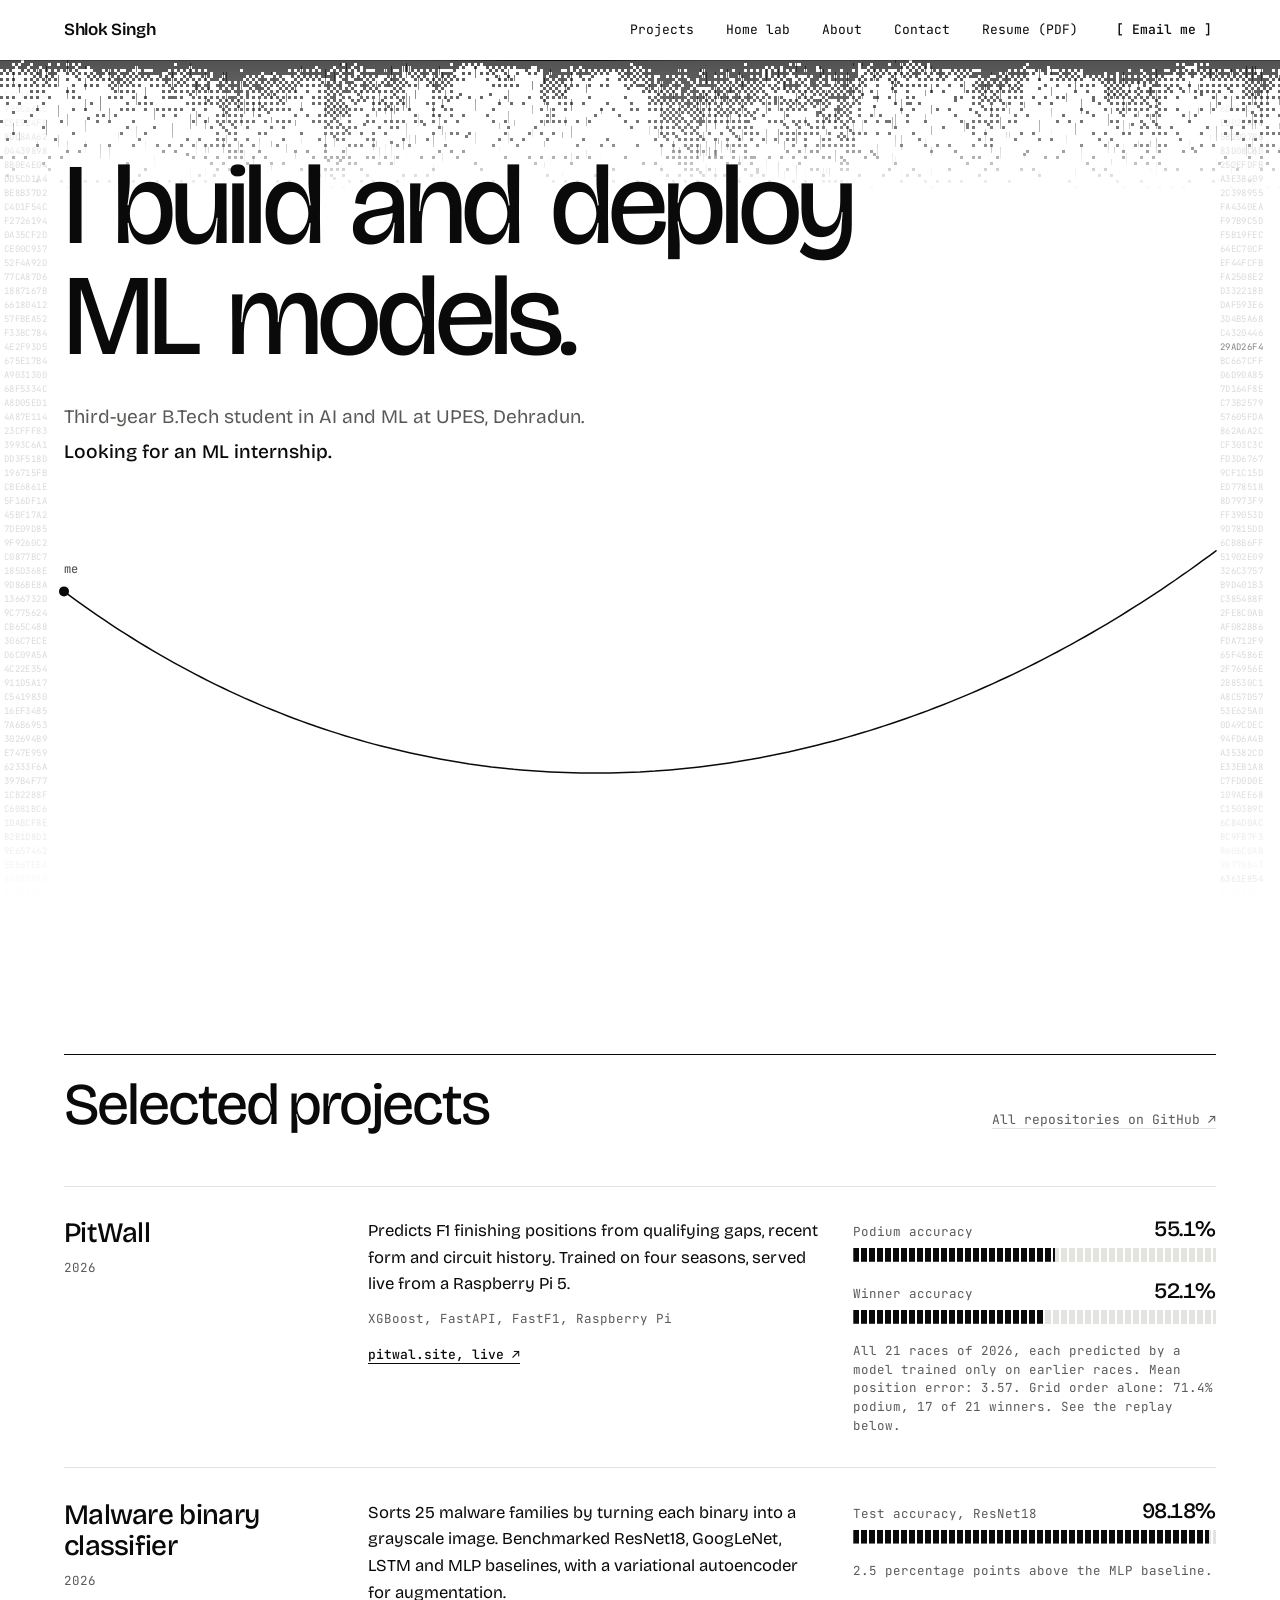
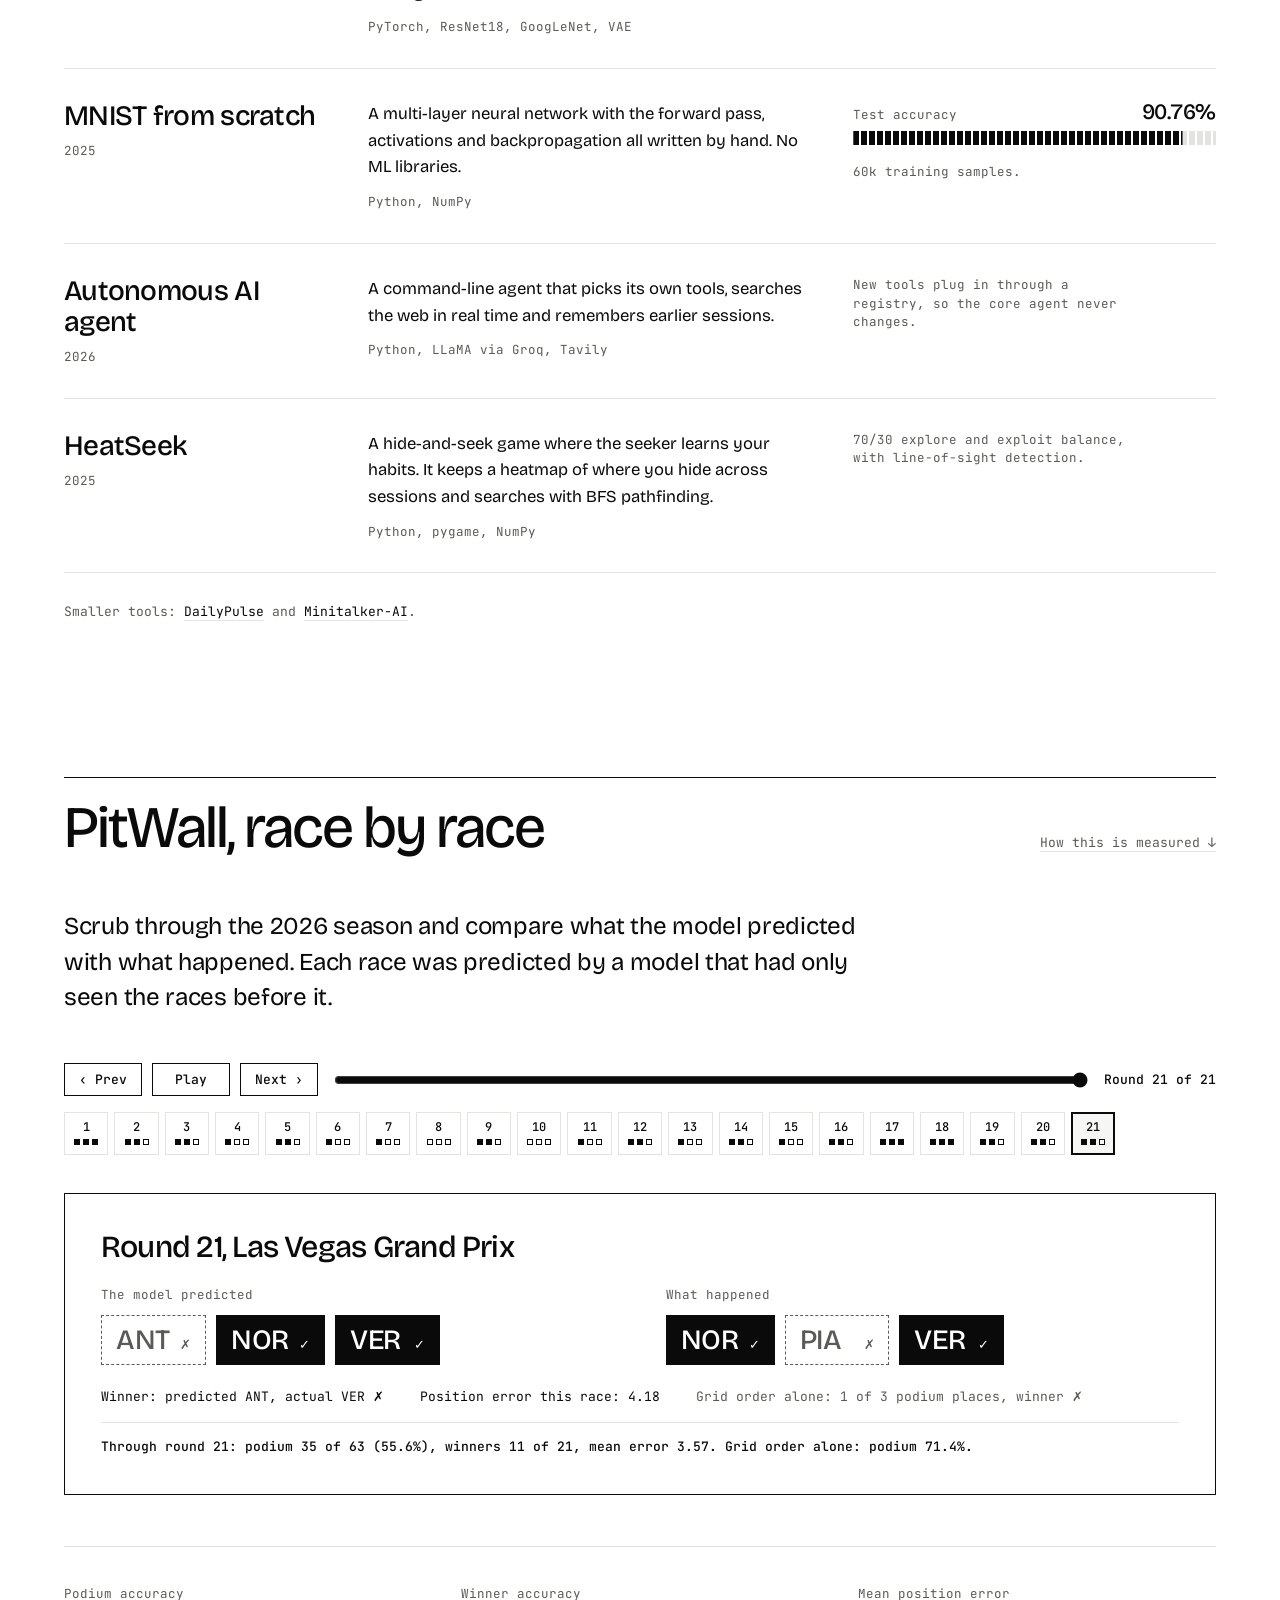
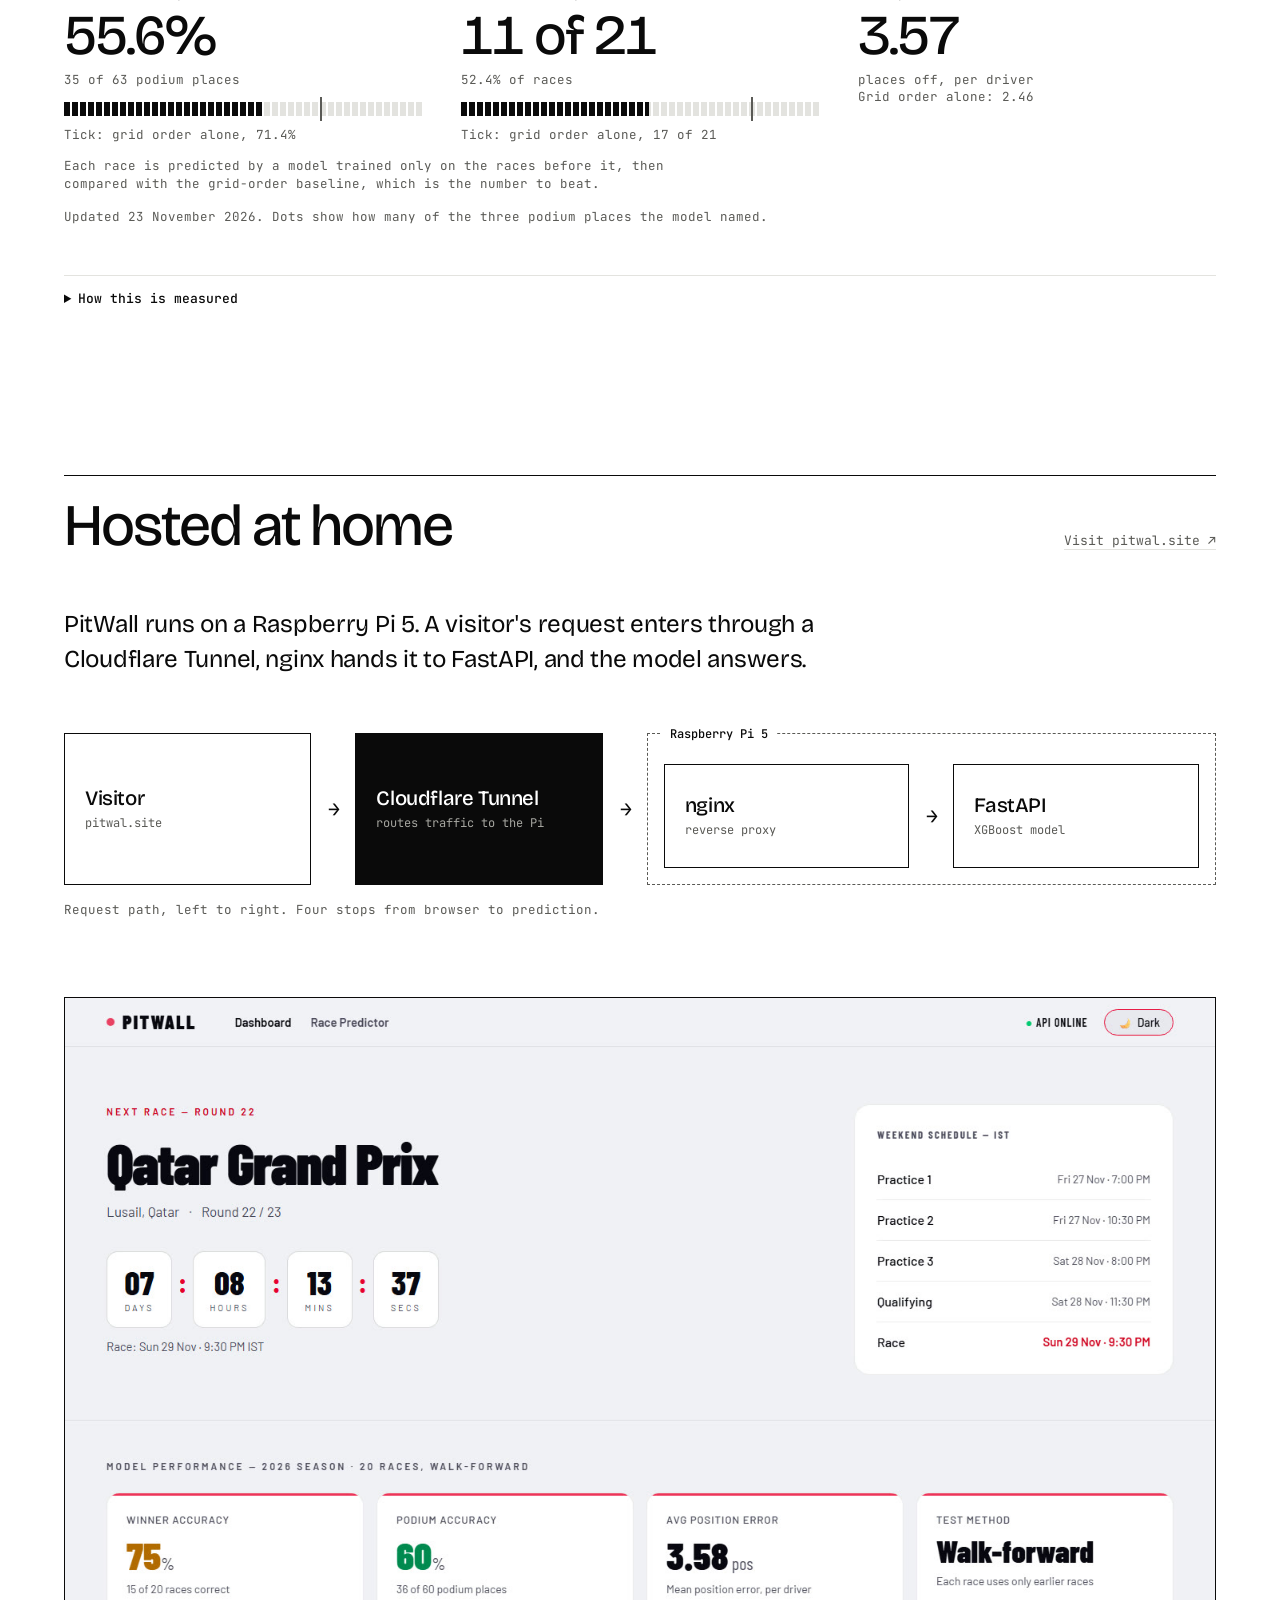
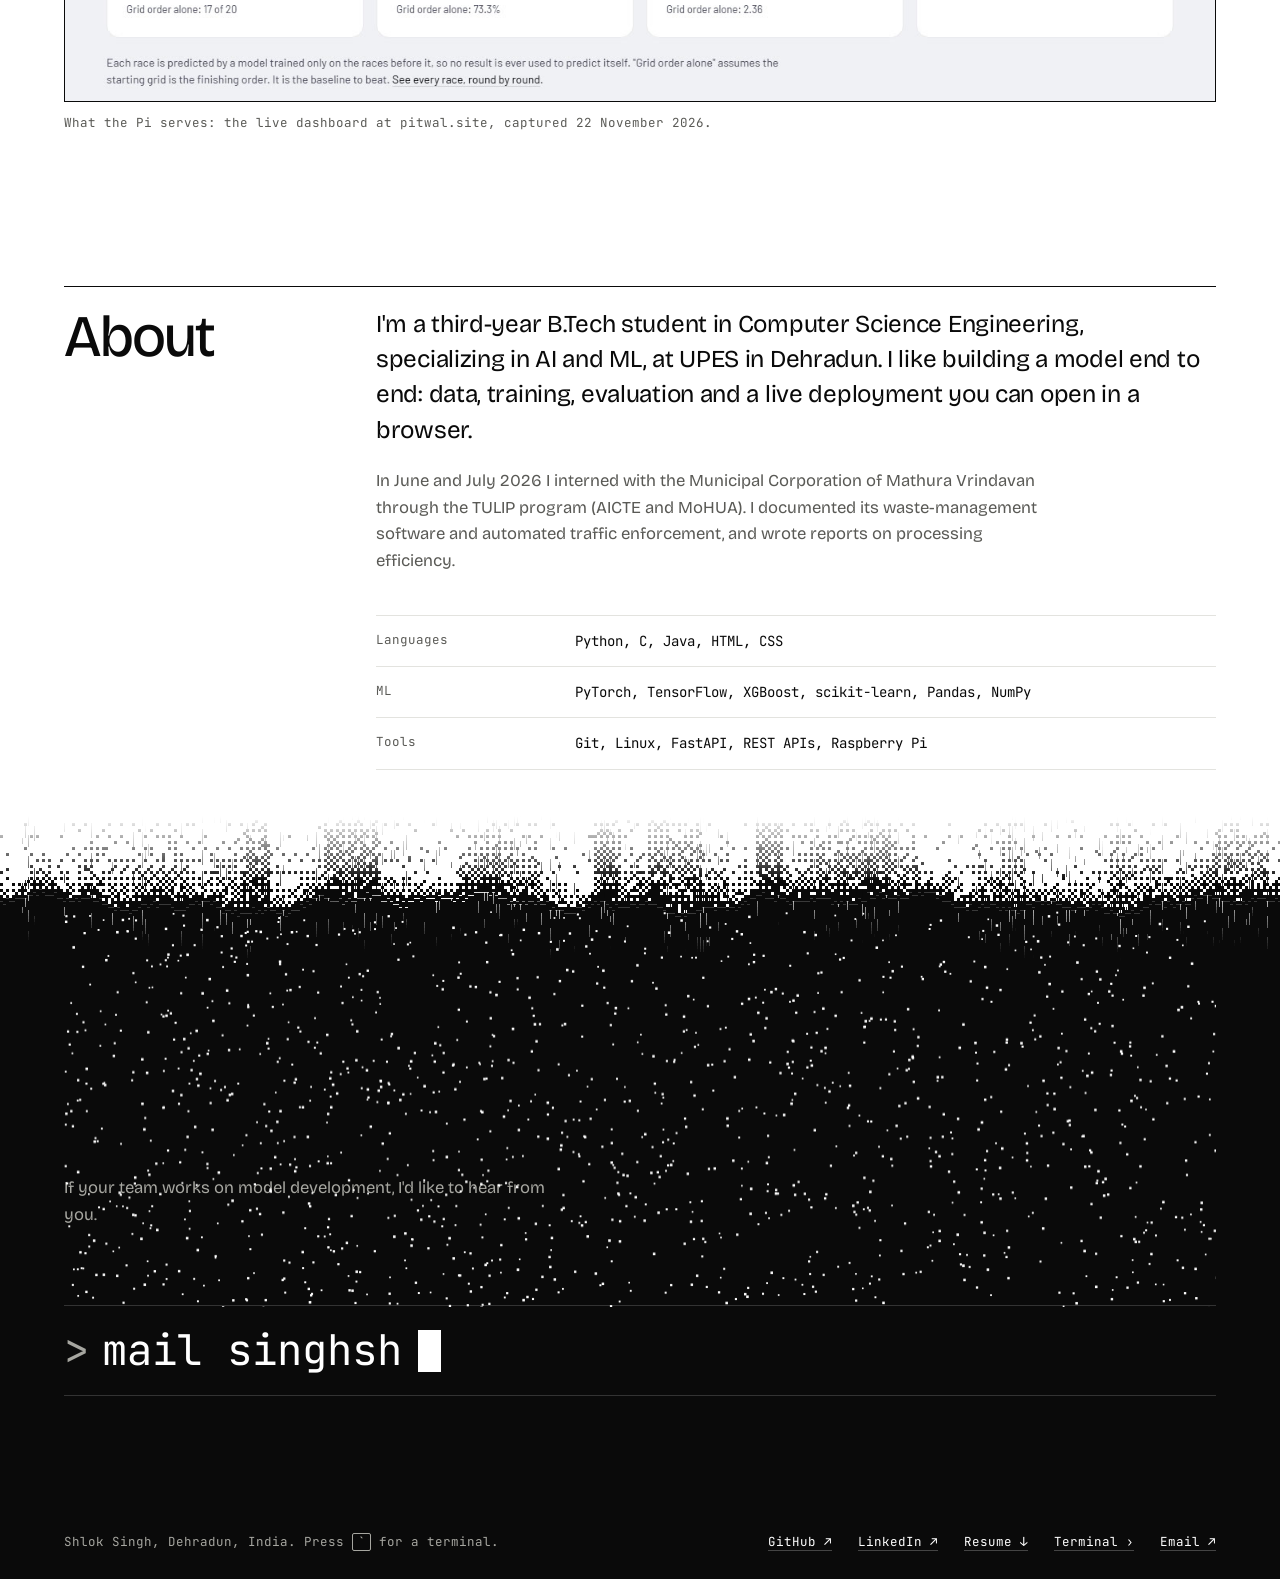
<file: index.html>
<!doctype html>
<html lang="en">
<head>
<meta charset="utf-8">
<meta name="viewport" content="width=device-width, initial-scale=1">
<title>Shlok Singh, ML projects and models</title>
<meta name="description" content="Shlok Singh builds and deploys ML models. Third-year B.Tech student in AI and ML, looking for an ML internship.">
<meta name="theme-color" content="#ffffff">
<meta property="og:title" content="Shlok Singh, ML projects and models">
<meta property="og:description" content="I build and deploy ML models. Looking for an ML internship.">
<meta property="og:type" content="website">
<meta property="og:url" content="https://shlokisafk.github.io/">
<meta property="og:image" content="https://shlokisafk.github.io/assets/pitwall.jpg">
<meta property="og:image:alt" content="The PitWall dashboard, an F1 race predictor served from a Raspberry Pi.">
<meta name="twitter:card" content="summary_large_image">
<link rel="canonical" href="https://shlokisafk.github.io/">
<link rel="icon" href="data:image/svg+xml,%3Csvg xmlns='http://www.w3.org/2000/svg' viewBox='0 0 32 32'%3E%3Crect width='32' height='32' fill='%23fff'/%3E%3Cpath d='M4 9C12 30 22 30 28 6' fill='none' stroke='%230a0a0a' stroke-width='2.5'/%3E%3Ccircle cx='4' cy='9' r='3' fill='%230a0a0a'/%3E%3C/svg%3E">
<link rel="preconnect" href="https://fonts.googleapis.com">
<link rel="preconnect" href="https://fonts.gstatic.com" crossorigin>
<link rel="stylesheet" href="https://fonts.googleapis.com/css2?family=Bricolage+Grotesque:opsz,wght@12..96,300..700&family=JetBrains+Mono:wght@400;500&display=swap">
<script>
  /* Hide animated elements only when JS runs and motion is allowed. Fail open if the script never starts. */
  (function () {
    var d = document.documentElement;
    if (!matchMedia('(prefers-reduced-motion: reduce)').matches) {
      d.classList.add('js');
      window.__psafe = setTimeout(function () { d.classList.remove('js'); }, 5000);
    }
  })();
</script>
<link rel="stylesheet" href="css/style.css">
</head>
<body>
<a class="skip" href="#main">Skip to content</a>

<header class="nav" id="top">
  <a class="brand" href="#top" aria-label="Shlok Singh, back to top">Shlok Singh</a>
  <nav class="nav-links" aria-label="Primary">
    <a href="#projects">Projects</a>
    <a href="#lab">Home lab</a>
    <a href="#about">About</a>
    <a href="#contact">Contact</a>
    <a href="assets/Shlok-Singh-Resume.pdf" download>Resume (PDF)</a>
  </nav>
  <a class="nav-cta" href="mailto:singhshlok720@gmail.com">[ Email me ]</a>
</header>

<main id="main">

  <section class="hero" id="hero" aria-labelledby="hero-title">
    <div class="wrap">
      <h1 id="hero-title" class="display" aria-label="I build and deploy ML models.">
        <span class="ln" aria-hidden="true">I build and deploy</span>
        <span class="ln" aria-hidden="true">ML models.</span>
      </h1>
      <p class="hero-sub">
        Third-year B.Tech student in AI and ML at UPES, Dehradun.
        <strong>Looking for an ML internship.</strong>
      </p>
    </div>

    <p class="ping-line" id="live" hidden><span class="live-dot" id="live-dot" aria-hidden="true"></span><span id="live-txt">Asking the Raspberry Pi at pitwal.site…</span></p>
    <button class="pause" id="pause" type="button" aria-pressed="false" hidden>Pause animation</button>
    <div class="thread" aria-hidden="true">
      <svg id="thread-svg" focusable="false">
        <path id="thread-path" pathLength="1" fill="none" stroke="currentColor" stroke-width="1.5" stroke-linecap="round"/>
        <g id="packets"></g>
        <g id="node-me">
          <circle class="n-ring" r="5" fill="none" stroke="currentColor" stroke-width="1.5" opacity="0"/>
          <circle class="n-core" r="5" fill="currentColor"/>
          <text class="n-label">me</text>
        </g>
        <g id="node-model">
          <circle class="n-ring" r="5" fill="none" stroke="currentColor" stroke-width="1.5" opacity="0"/>
          <circle class="n-core" r="5" fill="var(--paper)" stroke="currentColor" stroke-width="1.5"/>
          <text class="n-label">model</text>
        </g>
      </svg>
    </div>
  </section>

  <section class="section" id="projects" aria-labelledby="projects-title">
    <div class="wrap">
      <div class="sec-head">
        <h2 id="projects-title">Selected projects</h2>
        <a class="quiet" href="https://github.com/ShlokisAFK">All repositories on GitHub ↗</a>
      </div>

      <ul class="work">
        <li class="work-row" data-profile="model: XGBoost, early stopping|features: form, circuit, quali gap|served: Raspberry Pi 5, FastAPI">
          <div class="w-name">
            <h3><a class="stretch" href="https://github.com/ShlokisAFK/PitWall">PitWall</a></h3>
            <p class="meta">2026</p>
          </div>
          <div class="w-body">
            <p>Predicts F1 finishing positions from qualifying gaps, recent form and circuit history. Trained on four seasons, served live from a Raspberry Pi 5.</p>
            <p class="stack">XGBoost, FastAPI, FastF1, Raspberry Pi</p>
            <p><a class="live" href="https://pitwal.site">pitwal.site, live ↗</a></p>
          </div>
          <div class="w-metrics" id="pw-metrics">
            <p class="note solo">Evaluated race by race, against a starting-grid baseline. See the replay below.</p>
          </div>
        </li>

        <li class="work-row" data-profile="task: 25-class image classification|input: binaries as grayscale images|models: ResNet18, GoogLeNet, LSTM, MLP|augmentation: variational autoencoder|best: ResNet18, 98.12% test accuracy">
          <div class="w-name">
            <h3><a class="stretch" href="https://github.com/ShlokisAFK/malware-binary-classifier">Malware binary classifier</a></h3>
            <p class="meta">2026</p>
          </div>
          <div class="w-body">
            <p>Sorts 25 malware families by turning each binary into a grayscale image. Benchmarked ResNet18, GoogLeNet, LSTM and MLP baselines, with a variational autoencoder for augmentation.</p>
            <p class="stack">PyTorch, ResNet18, GoogLeNet, VAE</p>
          </div>
          <div class="w-metrics">
            <div class="metric">
              <div class="m-top"><span>Test accuracy, ResNet18</span><span class="m-val"><b data-count="98.12" data-dec="2">98.12</b>%</span></div>
              <div class="bar" role="img" aria-label="Test accuracy 98.12 percent"><i style="--v:98.12%"></i></div>
            </div>
            <p class="note">2.5 percentage points above the MLP baseline.</p>
          </div>
        </li>

        <li class="work-row" data-profile="built with: Python, NumPy only|by hand: forward pass, backprop|data: 60k samples|result: 90.78% test accuracy">
          <div class="w-name">
            <h3><a class="stretch" href="https://github.com/ShlokisAFK/MNIST-Digit-Classifier">MNIST from scratch</a></h3>
            <p class="meta">2025</p>
          </div>
          <div class="w-body">
            <p>A multi-layer neural network with the forward pass, activations and backpropagation all written by hand. No ML libraries.</p>
            <p class="stack">Python, NumPy</p>
          </div>
          <div class="w-metrics">
            <div class="metric">
              <div class="m-top"><span>Test accuracy</span><span class="m-val"><b data-count="90.78" data-dec="2">90.78</b>%</span></div>
              <div class="bar" role="img" aria-label="Test accuracy 90.78 percent"><i style="--v:90.78%"></i></div>
            </div>
            <p class="note">60k training samples.</p>
          </div>
        </li>

        <li class="work-row" data-profile="model: LLaMA via Groq|search: Tavily, real time|memory: persistent JSON|design: tool registry|interface: command line">
          <div class="w-name">
            <h3><a class="stretch" href="https://github.com/ShlokisAFK/ai_agent">Autonomous AI agent</a></h3>
            <p class="meta">2026</p>
          </div>
          <div class="w-body">
            <p>A command-line agent that picks its own tools, searches the web in real time and remembers earlier sessions.</p>
            <p class="stack">Python, LLaMA via Groq, Tavily</p>
          </div>
          <div class="w-metrics">
            <p class="note solo">New tools plug in through a registry, so the core agent never changes.</p>
          </div>
        </li>

        <li class="work-row" data-profile="agent: seeker with BFS pathfinding|learns: player heatmap across sessions|policy: 70/30 explore and exploit|perception: line-of-sight detection|stack: Python, pygame, NumPy">
          <div class="w-name">
            <h3><a class="stretch" href="https://github.com/ShlokisAFK/HeatSeek">HeatSeek</a></h3>
            <p class="meta">2025</p>
          </div>
          <div class="w-body">
            <p>A hide-and-seek game where the seeker learns your habits. It keeps a heatmap of where you hide across sessions and searches with BFS pathfinding.</p>
            <p class="stack">Python, pygame, NumPy</p>
          </div>
          <div class="w-metrics">
            <p class="note solo">70/30 explore and exploit balance, with line-of-sight detection.</p>
          </div>
        </li>
      </ul>

      <p class="also">Smaller tools: <a href="https://github.com/ShlokisAFK/DailyPulse">DailyPulse</a> and <a href="https://github.com/ShlokisAFK/Minitalker-AI">Minitalker-AI</a>.</p>
    </div>
  </section>

  <section class="section" id="replay" aria-labelledby="replay-title">
    <div class="wrap">
      <div class="sec-head">
        <h2 id="replay-title">PitWall, race by race</h2>
        <a class="quiet" href="#replay-method">How this is measured ↓</a>
      </div>
      <p class="lead">Scrub through the 2026 season and compare what the model predicted with what happened. Each race was predicted by a model that had only seen the races before it.</p>

      <div id="replay-app" class="replay" hidden></div>
      <p class="note replay-fallback" id="replay-fallback">The race data isn't available right now. The live dashboard is at <a href="https://pitwal.site">pitwal.site</a>.</p>

      <details class="method" id="replay-method">
        <summary>How this is measured</summary>
        <p>PitWall predicts every driver's finishing position, then ranks them. <strong>Podium accuracy</strong> counts how many of the real top three the model named, out of three per race (order doesn't matter). <strong>Winner accuracy</strong> counts races where its top pick won. <strong>Position error</strong> is the average gap between predicted and actual finishing position.</p>
        <p>To keep the test honest, each race is scored by a model trained only on the races before it, the way PitWall would have run that weekend. As a yardstick, the replay also shows what you'd get by assuming the starting grid is the finishing order. That baseline is hard to beat, which is why it's shown next to every number.</p>
        <p>While building this I found and fixed a bug in my own feature pipeline that let later races leak into earlier ones. The figures here are from the corrected pipeline.</p>
      </details>
    </div>
  </section>

  <section class="section" id="lab" aria-labelledby="lab-title">
    <div class="wrap">
      <div class="sec-head">
        <h2 id="lab-title">Hosted at home</h2>
        <a class="quiet" href="https://pitwal.site">Visit pitwal.site ↗</a>
      </div>
      <p class="lead">PitWall runs on a Raspberry Pi 5. A visitor's request enters through a Cloudflare Tunnel, nginx hands it to FastAPI, and the model answers.</p>

      <ol class="flow" aria-label="Request path from visitor to model">
        <li class="step"><span class="s-name">Visitor</span><span class="s-sub">pitwal.site</span></li>
        <li class="step"><span class="s-name">Cloudflare Tunnel</span><span class="s-sub">routes traffic to the Pi</span></li>
        <li class="pi">
          <span class="pi-label">Raspberry Pi 5</span>
          <ol>
            <li class="step"><span class="s-name">nginx</span><span class="s-sub">reverse proxy</span></li>
            <li class="step"><span class="s-name">FastAPI</span><span class="s-sub">XGBoost model</span></li>
          </ol>
        </li>
      </ol>
      <p class="note">Request path, left to right. Four stops from browser to prediction.</p>

      <figure class="shot">
        <a href="https://pitwal.site" aria-label="Open the live PitWall dashboard, pitwal.site">
          <img src="assets/pitwall.jpg" width="1440" height="880" loading="lazy"
               alt="The PitWall dashboard in its light theme: the next Grand Prix with a countdown and weekend schedule, then the model's walk-forward accuracy shown next to a starting-grid baseline.">
        </a>
        <figcaption class="note">What the Pi serves: the live dashboard at pitwal.site, captured 22 November 2026.</figcaption>
      </figure>
    </div>
  </section>

  <section class="section" id="about" aria-labelledby="about-title">
    <div class="wrap">
     <div class="about about-rule">
      <div>
        <h2 id="about-title">About</h2>
      </div>
      <div class="about-body">
        <p class="lead">I'm a third-year B.Tech student in Computer Science Engineering, specializing in AI and ML, at UPES in Dehradun. I like building a model end to end: data, training, evaluation and a live deployment you can open in a browser.</p>
        <p>In June and July 2026 I interned with the Municipal Corporation of Mathura Vrindavan through the TULIP program (AICTE and MoHUA). I documented its waste-management software and automated traffic enforcement, and wrote reports on processing efficiency.</p>
        <dl class="skills">
          <div><dt>Languages</dt><dd>Python, C, Java, HTML, CSS</dd></div>
          <div><dt>ML</dt><dd>PyTorch, TensorFlow, XGBoost, scikit-learn, Pandas, NumPy</dd></div>
          <div><dt>Tools</dt><dd>Git, Linux, FastAPI, REST APIs, Raspberry Pi</dd></div>
        </dl>
      </div>
     </div>
    </div>
  </section>

  <section class="band" id="contact" aria-labelledby="contact-title">
    <div class="wrap">
      <h2 id="contact-title">Open to an ML internship.</h2>
      <p class="band-sub">If your team works on model development, I'd like to hear from you.</p>
      <a class="cmd" href="mailto:singhshlok720@gmail.com" aria-label="Email singhshlok720@gmail.com">
        <span class="prompt" aria-hidden="true">&gt;</span>
        <span class="cmd-text" aria-hidden="true">mail singhshlok720@gmail.com</span><span class="cur" aria-hidden="true"></span>
      </a>
      <footer class="foot">
        <p>Shlok Singh, Dehradun, India. Press <kbd>`</kbd> for a terminal.</p>
        <p><a href="https://github.com/ShlokisAFK">GitHub ↗</a> <a href="https://www.linkedin.com/in/shlokisafk/">LinkedIn ↗</a> <a href="assets/Shlok-Singh-Resume.pdf" download>Resume ↓</a> <button type="button" class="linklike" data-open-terminal>Terminal ›</button> <a href="mailto:singhshlok720@gmail.com">Email ↗</a></p>
      </footer>
    </div>
  </section>

</main>

<script src="vendor/gsap.min.js"></script>
<script src="vendor/ScrollTrigger.min.js"></script>
<script src="vendor/ScrambleTextPlugin.min.js"></script>
<script src="js/replay.js"></script>
<script src="js/main.js"></script>
<script src="js/dust.js"></script>
<script src="js/artifacts.js"></script>
<script src="js/profiler.js"></script>
<script src="js/terminal.js"></script>
<script src="js/sweep.js"></script>
<script src="js/hexstrip.js"></script>
<script src="js/edge.js"></script>
<script src="js/glitch.js"></script>
</body>
</html>
</file>
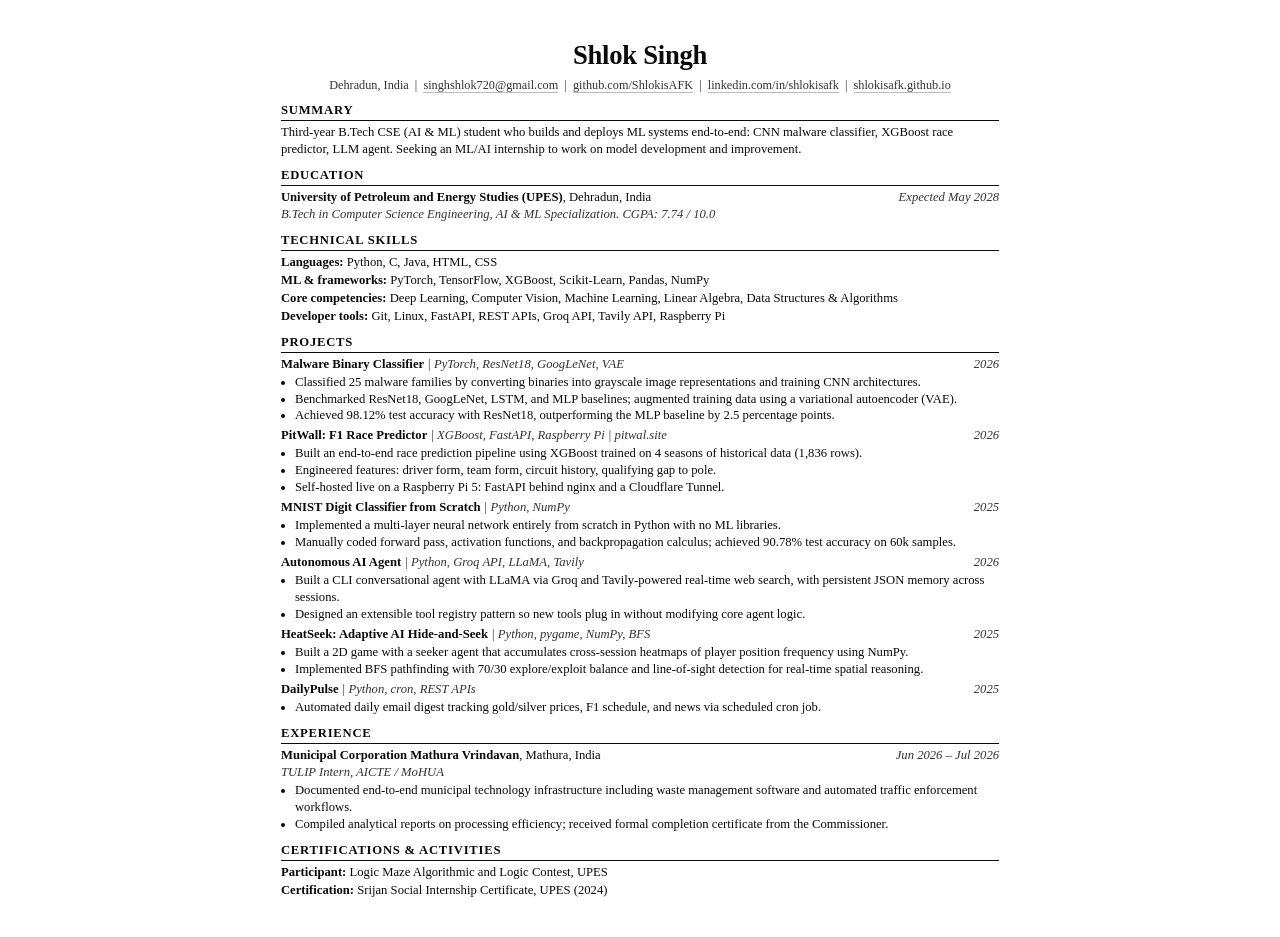
<file: resume.html>
<!doctype html>
<html lang="en">
<head>
<meta charset="utf-8">
<meta name="viewport" content="width=device-width, initial-scale=1">
<title>Shlok Singh, resume</title>
<meta name="robots" content="noindex">
<style>
  @page { size: A4; margin: 10mm 12mm; }
  * { box-sizing: border-box; }
  body { margin: 0 auto; max-width: 190mm; padding: 10mm 0; background: #fff; color: #0a0a0a; font: 9.5pt/1.34 Georgia, "Times New Roman", serif; }
  h1 { margin: 0; font-size: 20pt; font-weight: 600; letter-spacing: -.01em; text-align: center; }
  .contact { margin-top: 3px; text-align: center; font-size: 9.2pt; color: #333; }
  .contact a { color: inherit; text-decoration: none; border-bottom: 1px solid #bbb; }
  h2 { margin: 9px 0 3px; padding-bottom: 1px; border-bottom: 1px solid #0a0a0a; font-size: 9.5pt; font-weight: 600; letter-spacing: .06em; text-transform: uppercase; }
  .row { display: flex; justify-content: space-between; gap: 12px; }
  .row b { font-weight: 600; }
  .row i { color: #333; white-space: nowrap; }
  .sub { color: #333; font-style: italic; }
  ul { margin: 1px 0 2px; padding-left: 14px; }
  li { margin: 0; }
  .proj { margin-top: 3px; }
  p { margin: 1px 0; }
  .skills b { font-weight: 600; }
  @media print { body { padding: 0; } a { border: 0 !important; } }
</style>
</head>
<body>
<h1>Shlok Singh</h1>
<div class="contact">Dehradun, India &nbsp;|&nbsp; <a href="mailto:singhshlok720@gmail.com">singhshlok720@gmail.com</a> &nbsp;|&nbsp; <a href="https://github.com/ShlokisAFK">github.com/ShlokisAFK</a> &nbsp;|&nbsp; <a href="https://www.linkedin.com/in/shlokisafk/">linkedin.com/in/shlokisafk</a> &nbsp;|&nbsp; <a href="https://shlokisafk.github.io/">shlokisafk.github.io</a></div>

<h2>Summary</h2>
<p>Third-year B.Tech CSE (AI &amp; ML) student who builds and deploys ML systems end-to-end: CNN malware classifier, XGBoost race predictor, LLM agent. Seeking an ML/AI internship to work on model development and improvement.</p>

<h2>Education</h2>
<div class="row"><span><b>University of Petroleum and Energy Studies (UPES)</b>, Dehradun, India</span><i>Expected May 2028</i></div>
<div class="sub">B.Tech in Computer Science Engineering, AI &amp; ML Specialization. CGPA: 7.74 / 10.0</div>

<h2>Technical skills</h2>
<p class="skills"><b>Languages:</b> Python, C, Java, HTML, CSS</p>
<p class="skills"><b>ML &amp; frameworks:</b> PyTorch, TensorFlow, XGBoost, Scikit-Learn, Pandas, NumPy</p>
<p class="skills"><b>Core competencies:</b> Deep Learning, Computer Vision, Machine Learning, Linear Algebra, Data Structures &amp; Algorithms</p>
<p class="skills"><b>Developer tools:</b> Git, Linux, FastAPI, REST APIs, Groq API, Tavily API, Raspberry Pi</p>

<h2>Projects</h2>
<div class="proj"><div class="row"><span><b>Malware Binary Classifier</b> <span class="sub">| PyTorch, ResNet18, GoogLeNet, VAE</span></span><i>2026</i></div>
<ul>
<li>Classified 25 malware families by converting binaries into grayscale image representations and training CNN architectures.</li>
<li>Benchmarked ResNet18, GoogLeNet, LSTM, and MLP baselines; augmented training data using a variational autoencoder (VAE).</li>
<li>Achieved 98.12% test accuracy with ResNet18, outperforming the MLP baseline by 2.5 percentage points.</li>
</ul></div>
<div class="proj"><div class="row"><span><b>PitWall: F1 Race Predictor</b> <span class="sub">| XGBoost, FastAPI, Raspberry Pi | pitwal.site</span></span><i>2026</i></div>
<ul>
<li>Built an end-to-end race prediction pipeline using XGBoost trained on 4 seasons of historical data (1,836 rows).</li>
<li>Engineered features: driver form, team form, circuit history, qualifying gap to pole.</li>
<li>Self-hosted live on a Raspberry Pi 5: FastAPI behind nginx and a Cloudflare Tunnel.</li>
</ul></div>
<div class="proj"><div class="row"><span><b>MNIST Digit Classifier from Scratch</b> <span class="sub">| Python, NumPy</span></span><i>2025</i></div>
<ul>
<li>Implemented a multi-layer neural network entirely from scratch in Python with no ML libraries.</li>
<li>Manually coded forward pass, activation functions, and backpropagation calculus; achieved 90.78% test accuracy on 60k samples.</li>
</ul></div>
<div class="proj"><div class="row"><span><b>Autonomous AI Agent</b> <span class="sub">| Python, Groq API, LLaMA, Tavily</span></span><i>2026</i></div>
<ul>
<li>Built a CLI conversational agent with LLaMA via Groq and Tavily-powered real-time web search, with persistent JSON memory across sessions.</li>
<li>Designed an extensible tool registry pattern so new tools plug in without modifying core agent logic.</li>
</ul></div>
<div class="proj"><div class="row"><span><b>HeatSeek: Adaptive AI Hide-and-Seek</b> <span class="sub">| Python, pygame, NumPy, BFS</span></span><i>2025</i></div>
<ul>
<li>Built a 2D game with a seeker agent that accumulates cross-session heatmaps of player position frequency using NumPy.</li>
<li>Implemented BFS pathfinding with 70/30 explore/exploit balance and line-of-sight detection for real-time spatial reasoning.</li>
</ul></div>
<div class="proj"><div class="row"><span><b>DailyPulse</b> <span class="sub">| Python, cron, REST APIs</span></span><i>2025</i></div>
<ul><li>Automated daily email digest tracking gold/silver prices, F1 schedule, and news via scheduled cron job.</li></ul></div>

<h2>Experience</h2>
<div class="row"><span><b>Municipal Corporation Mathura Vrindavan</b>, Mathura, India</span><i>Jun 2026 &ndash; Jul 2026</i></div>
<div class="sub">TULIP Intern, AICTE / MoHUA</div>
<ul>
<li>Documented end-to-end municipal technology infrastructure including waste management software and automated traffic enforcement workflows.</li>
<li>Compiled analytical reports on processing efficiency; received formal completion certificate from the Commissioner.</li>
</ul>

<h2>Certifications &amp; activities</h2>
<p><b>Participant:</b> Logic Maze Algorithmic and Logic Contest, UPES</p>
<p><b>Certification:</b> Srijan Social Internship Certificate, UPES (2024)</p>
</body>
</html>
</file>
<file: css/style.css>
/* ---------- Tokens ---------- */
:root {
  --paper: #ffffff;
  --wash: #f6f6f4;
  --ink: #0a0a0a;
  --ink-2: #5a5a56;      /* 6.9:1 on paper */
  --rule: #e3e3df;
  --dim: #a6a6a0;        /* on ink, 7.9:1 */

  --sans: "Bricolage Grotesque", system-ui, -apple-system, "Segoe UI", sans-serif;
  --mono: "JetBrains Mono", ui-monospace, "SFMono-Regular", Menlo, Consolas, monospace;

  --nav: 60px;
  --gutter: clamp(20px, 5vw, 96px);
  --max: 2400px;
  --ease: cubic-bezier(.2, .7, .2, 1);
}

*, *::before, *::after { box-sizing: border-box; }
html { scroll-behavior: smooth; scroll-padding-top: calc(var(--nav) + 16px); -webkit-text-size-adjust: 100%; }
body {
  margin: 0;
  background: var(--paper);
  color: var(--ink);
  font: 400 clamp(16px, .6vw + 9px, 21px)/1.6 var(--sans);
  font-optical-sizing: auto;
  -webkit-font-smoothing: antialiased;
  text-rendering: optimizeLegibility;
}
h1, h2, h3, p, ul, ol, dl, dd { margin: 0; padding: 0; }
ul, ol { list-style: none; }
a { color: inherit; text-decoration: none; }
:focus-visible { outline: 2px solid var(--ink); outline-offset: 4px; border-radius: 1px; }
.band :focus-visible { outline-color: var(--paper); }

.wrap { width: 100%; max-width: var(--max); margin-inline: auto; padding-inline: var(--gutter); }
.skip { position: absolute; left: 16px; top: -60px; z-index: 100; padding: 10px 14px; background: var(--ink); color: var(--paper); font: 500 13px var(--mono); }
.skip:focus { top: 12px; }

/* ---------- Nav ---------- */
.nav {
  position: fixed; inset: 0 0 auto 0; z-index: 50; height: var(--nav);
  display: flex; align-items: center; gap: 32px;
  padding-inline: max(var(--gutter), calc((100vw - var(--max)) / 2 + var(--gutter)));
  background: color-mix(in srgb, var(--paper) 92%, transparent);
  backdrop-filter: blur(10px);
  border-bottom: 1px solid transparent;
  transition: border-color .3s;
}
.nav.scrolled { border-bottom-color: var(--rule); }
.brand { font-weight: 600; font-size: 17px; letter-spacing: -.02em; margin-right: auto; }
.nav-links { display: flex; gap: 28px; font: 400 13px/1 var(--mono); }
.nav-links a, .nav-cta { position: relative; padding: 10px 2px; }
.nav-links a::after { content: ""; position: absolute; left: 2px; right: 2px; bottom: 5px; height: 1px; background: currentColor; transform: scaleX(0); transform-origin: left; transition: transform .35s var(--ease); }
.nav-links a:hover::after, .nav-links a:focus-visible::after { transform: scaleX(1); }
.nav-cta { font: 500 13px/1 var(--mono); padding: 10px 4px; transition: background .2s, color .2s; }
.nav-cta:hover { background: var(--ink); color: var(--paper); }

/* ---------- Hero ---------- */
.hero {
  min-height: 100svh; display: flex; flex-direction: column;
  padding-top: calc(var(--nav) + clamp(36px, 10vh, 120px));
}
.display {
  font-weight: 450; font-size: clamp(44px, 9vw, 210px); line-height: .96; letter-spacing: -.042em; word-spacing: .1em;
  font-variation-settings: "opsz" 96;
}
.display .ln { display: block; }
.hero-sub { margin-top: clamp(20px, 3.4vh, 36px); max-width: 54ch; color: var(--ink-2); font-size: clamp(16px, 1.5vw, 28px); }
.hero-sub strong { display: block; margin-top: 4px; color: var(--ink); font-weight: 500; }

.thread { position: relative; flex: 1; min-height: clamp(280px, 40vh, 480px); margin-top: clamp(8px, 3vh, 40px); color: var(--ink); }
.thread svg { position: absolute; inset: 0; width: 100%; height: 100%; overflow: visible; }
.pause {
  position: absolute; right: var(--gutter); bottom: 20px; z-index: 5;
  padding: 8px 4px; border: 0; background: none; color: var(--ink-2); cursor: pointer;
  font: 500 12px/1 var(--mono); transition: color .2s, background .2s;
}
.pause:hover { color: var(--paper); background: var(--ink); }
.ping-line { position: absolute; left: var(--gutter); bottom: 20px; z-index: 5; max-width: calc(100% - var(--gutter) * 2 - 150px); display: flex; align-items: baseline; gap: 10px; font: 400 12px/1.5 var(--mono); color: var(--ink-2); }
.ping-line[hidden] { display: none; }
.live-dot { flex: none; width: 8px; height: 8px; border: 1.5px solid var(--ink); border-radius: 50%; transform: translateY(0); transition: background .3s; }
.live-dot.ok { background: var(--ink); }
.thread { touch-action: pan-y; user-select: none; -webkit-user-select: none; }
.display .ln { white-space: nowrap; }
.display .c { display: inline-block; font-variation-settings: "wght" 450, "opsz" 96; }
.hero { position: relative; }
.n-label { font: 500 12px var(--mono); fill: var(--ink-2); }
.pk-label { font: 500 12px var(--mono); fill: var(--ink); }

/* ---------- Sections ---------- */
.section { padding-block: clamp(72px, 12vw, 160px) 0; }
.section:last-of-type { padding-bottom: clamp(72px, 12vw, 160px); }
.sec-head {
  display: flex; align-items: baseline; justify-content: space-between; gap: 24px; flex-wrap: wrap;
  padding-top: 20px; border-top: 1px solid var(--ink); margin-bottom: clamp(28px, 4vw, 56px);
}
h2 { font-weight: 450; font-size: clamp(30px, 4.6vw, 88px); line-height: 1.02; letter-spacing: -.035em; }
.quiet { font: 400 13px var(--mono); color: var(--ink-2); border-bottom: 1px solid var(--rule); transition: color .2s, border-color .2s; }
.quiet:hover { color: var(--ink); border-color: var(--ink); }
.lead { font-size: clamp(18px, 1.9vw, 36px); line-height: 1.45; letter-spacing: -.012em; max-width: 52ch; }
.note { font: 400 12.5px/1.5 var(--mono); color: var(--ink-2); }

/* ---------- Work list ---------- */
.work-row {
  position: relative; display: grid; gap: 20px 32px;
  grid-template-columns: minmax(0, 3fr) minmax(0, 5fr) minmax(0, 4fr);
  padding: 32px 20px; margin-inline: -20px;
  background: linear-gradient(var(--rule), var(--rule)) 20px 100% / calc(100% - 40px) 1px no-repeat;
  transition: background-color .3s var(--ease), color .3s var(--ease);
}
.work-row:first-child::before { content: ""; position: absolute; left: 20px; right: 20px; top: 0; height: 1px; background: var(--rule); }
.work-row h3 { font-weight: 500; font-size: clamp(22px, 2.2vw, 42px); line-height: 1.1; letter-spacing: -.025em; }
.stretch::after { content: ""; position: absolute; inset: 0; }
.meta, .stack { font: 400 12.5px/1.5 var(--mono); color: var(--ink-2); }
.meta { margin-top: 10px; }
.w-body p + p { margin-top: 12px; }
.w-body > p:first-child { max-width: 56ch; }
.live { position: relative; z-index: 2; font: 500 13px var(--mono); border-bottom: 1px solid currentColor; }
.w-metrics { display: grid; align-content: start; gap: 18px; }
.metric .m-top { display: flex; justify-content: space-between; align-items: baseline; gap: 12px; font: 400 12.5px var(--mono); color: var(--ink-2); margin-bottom: 8px; }
.m-val { font: 500 22px/1 var(--sans); letter-spacing: -.02em; color: var(--ink); font-variant-numeric: tabular-nums; }
.m-val b { font-weight: 500; }
.note.solo { max-width: 36ch; }

/* block bar: 8px steps, 6px filled */
.bar { height: 14px; background: repeating-linear-gradient(90deg, var(--rule) 0 6px, transparent 6px 8px); }
.bar i { display: block; height: 100%; width: var(--v); background: repeating-linear-gradient(90deg, var(--ink) 0 6px, transparent 6px 8px); }

@media (hover: hover) {
  .work-row:hover { background-color: var(--ink); background-image: none; color: var(--paper); }
  .work-row:hover::before { background: transparent; }
  .work-row:hover .meta, .work-row:hover .stack, .work-row:hover .note, .work-row:hover .metric .m-top { color: var(--dim); }
  .work-row:hover .m-val { color: var(--paper); }
  .work-row:hover .bar { background: repeating-linear-gradient(90deg, #333 0 6px, transparent 6px 8px); }
  .work-row:hover .bar i { background: repeating-linear-gradient(90deg, var(--paper) 0 6px, transparent 6px 8px); }
}
.work-row:focus-within { outline: 2px solid var(--ink); outline-offset: -2px; }

.also { margin-top: 28px; font: 400 13px/1.7 var(--mono); color: var(--ink-2); }
.also a { color: var(--ink); border-bottom: 1px solid var(--rule); transition: border-color .2s; }
.also a:hover { border-color: var(--ink); }

/* ---------- Home lab flow ---------- */
.flow { --gap: 44px; display: grid; grid-template-columns: 1fr 1fr 2.3fr; gap: var(--gap); margin: clamp(32px, 5vw, 56px) 0 16px; align-items: stretch; }
.step {
  position: relative; display: flex; flex-direction: column; gap: 4px; justify-content: center;
  min-height: 104px; padding: 20px; border: 1px solid var(--ink); background: var(--paper);
  transition: background .35s var(--ease), color .35s var(--ease);
}
.s-name { font-weight: 500; font-size: clamp(17px, 1.6vw, 21px); letter-spacing: -.02em; line-height: 1.15; }
.s-sub { font: 400 12px/1.4 var(--mono); color: var(--ink-2); transition: color .35s; }
.step.on { background: var(--ink); color: var(--paper); }
.step.on .s-sub { color: var(--dim); }
.pi { position: relative; padding: 30px 16px 16px; border: 1px dashed var(--ink-2); }
.pi-label { position: absolute; top: -10px; left: 14px; padding: 0 8px; background: var(--paper); font: 500 12px/20px var(--mono); }
.pi ol { display: grid; grid-template-columns: 1fr 1fr; gap: var(--gap); height: 100%; }
/* connectors: an arrow in each gap */
.flow > .step + .step::before, .flow > .pi::before, .pi .step + .step::before {
  content: "→"; position: absolute; left: calc(var(--gap) * -1); top: 50%; width: var(--gap); transform: translateY(-50%);
  text-align: center; font: 400 20px/1 var(--mono); color: var(--ink);
}

.shot { margin: clamp(40px, 6vw, 80px) 0 0; }
.shot a { display: block; border: 1px solid var(--ink); background: #0a0a0a; transition: transform .45s var(--ease); }
.shot img { display: block; width: 100%; height: auto; }
.shot figcaption { margin-top: 12px; }
@media (hover: hover) { .shot a:hover { transform: translateY(-4px); } }

/* ---------- Replay ---------- */
.sr-only { position: absolute; width: 1px; height: 1px; margin: -1px; padding: 0; overflow: hidden; clip-path: inset(50%); white-space: nowrap; border: 0; }
.replay { margin-top: clamp(28px, 4vw, 48px); }
.replay[hidden], .replay-fallback[hidden] { display: none; }
.replay-fallback { margin-top: 28px; }
.rp-summary { display: grid; grid-template-columns: repeat(3, minmax(0, 1fr)); gap: clamp(20px, 3vw, 56px); margin-top: clamp(28px, 4vw, 52px); padding-top: clamp(24px, 3vw, 40px); border-top: 1px solid var(--rule); }
.rp-label { font: 400 12.5px var(--mono); color: var(--ink-2); }
.rp-value { margin-top: 6px; font-weight: 450; font-size: clamp(34px, 4.4vw, 68px); line-height: 1; letter-spacing: -.035em; font-variant-numeric: tabular-nums; }
.rp-sub { margin-top: 6px; font: 400 12.5px var(--mono); color: var(--ink-2); }
.rp-bar { position: relative; height: 14px; margin: 14px 0 10px; background: repeating-linear-gradient(90deg, var(--rule) 0 6px, transparent 6px 8px); }
.rp-bar i { display: block; height: 100%; width: 0; background: repeating-linear-gradient(90deg, var(--ink) 0 6px, transparent 6px 8px); transition: width 1.1s var(--ease); }
.rp-bar.in i { width: var(--v); }
.rp-bar .tick { position: absolute; top: -5px; bottom: -5px; left: var(--b); width: 2px; background: var(--ink-2); }
.rp-base { font: 400 12.5px var(--mono); color: var(--ink-2); }

.rp-controls { display: flex; align-items: center; gap: 10px; margin-top: clamp(8px, 1.5vw, 20px); }
.rp-btn { padding: 9px 14px; border: 1px solid var(--ink); background: var(--paper); color: var(--ink); font: 500 13px/1 var(--mono); cursor: pointer; transition: background .2s, color .2s; }
.rp-btn:hover { background: var(--ink); color: var(--paper); }
.rp-play { min-width: 78px; }
.rp-range { flex: 1; min-width: 80px; height: 32px; margin: 0 6px; accent-color: var(--ink); cursor: pointer; }
.rp-out { min-width: 11ch; text-align: right; font: 500 13px var(--mono); }

.rp-strip { display: grid; grid-template-columns: repeat(auto-fill, minmax(44px, 1fr)); gap: 6px; margin-top: 16px; }
.rp-cell { display: flex; flex-direction: column; align-items: center; gap: 6px; padding: 8px 0 9px; border: 1px solid var(--rule); background: var(--paper); color: var(--ink); font: 500 12px/1 var(--mono); cursor: pointer; transition: border-color .2s, background .2s; }
.rp-cell:hover { border-color: var(--ink); }
.rp-cell.pre { border-style: dashed; color: var(--ink-2); }
.rp-cell.pre .rp-dots span { border-color: var(--ink-2); }
.rp-cell.pre .rp-dots span.on { background: var(--ink-2); }
.rp-pre { margin-top: 10px; max-width: 70ch; }
.rp-pre[hidden] { display: none; }
.rp-scope { margin-top: 14px; max-width: 80ch; }
.rp-facts .dim { color: var(--ink-2); }
.rp-cell.sel { border-color: var(--ink); background: var(--wash); box-shadow: inset 0 0 0 1px var(--ink); }
.rp-dots { display: flex; gap: 3px; }
.rp-dots span { width: 6px; height: 6px; border: 1px solid var(--ink); }
.rp-dots span.on { background: var(--ink); }

.rp-stage { margin-top: clamp(24px, 3vw, 40px); padding: clamp(20px, 3vw, 36px); border: 1px solid var(--ink); }
.rp-race { font-weight: 500; font-size: clamp(22px, 2.4vw, 34px); line-height: 1.1; letter-spacing: -.025em; }
.rp-cols { display: grid; grid-template-columns: 1fr 1fr; gap: clamp(20px, 4vw, 64px); margin-top: 22px; }
.rp-colhead { font: 400 12.5px var(--mono); color: var(--ink-2); margin-bottom: 12px; }
.rp-chips { display: flex; flex-wrap: wrap; gap: 10px; }
.chip { display: inline-flex; align-items: baseline; gap: 10px; padding: 10px 14px; border: 1px solid var(--ink); font-size: clamp(18px, 2.2vw, 28px); line-height: 1; letter-spacing: -.01em; }
.chip b { font-weight: 500; min-width: 3ch; }
.chip .mark { font: 500 13px var(--mono); }
.chip.hit { background: var(--ink); color: var(--paper); }
.chip.miss { border-style: dashed; color: var(--ink-2); border-color: var(--ink-2); }
.rp-facts { display: flex; flex-wrap: wrap; gap: 6px 36px; margin-top: 22px; font: 400 13px/1.6 var(--mono); }
.rp-tally { margin-top: 14px; padding-top: 14px; border-top: 1px solid var(--rule); font: 500 13px/1.6 var(--mono); }
.rp-foot { margin-top: 14px; }

.method { margin-top: clamp(28px, 4vw, 48px); border-top: 1px solid var(--rule); }
.method summary { padding: 14px 0; cursor: pointer; font: 500 13px var(--mono); }
.method p { max-width: 74ch; margin-bottom: 14px; color: var(--ink-2); }
.method p strong { color: var(--ink); font-weight: 500; }
@media (max-width: 760px) {
  .rp-summary { grid-template-columns: 1fr; }
  .rp-cols { grid-template-columns: 1fr; }
  .rp-controls { flex-wrap: wrap; }
  .rp-range { order: 5; flex-basis: 100%; margin: 4px 0 0; }
  .rp-out { margin-left: auto; }
}
@media (prefers-reduced-motion: reduce) { .rp-bar i { transition: none; } }

/* ---------- About ---------- */
.about { display: grid; grid-template-columns: minmax(0, 3fr) minmax(0, 9fr); gap: 32px; }
.about-rule { border-top: 1px solid var(--ink); padding-top: 20px; }
.about-body > p + p { margin-top: 20px; max-width: 62ch; color: var(--ink-2); }
.skills { margin-top: 40px; border-top: 1px solid var(--rule); }
.skills > div { display: grid; grid-template-columns: minmax(90px, 2fr) 7fr; gap: 16px; padding: 14px 0; border-bottom: 1px solid var(--rule); }
.skills dt { font: 400 12.5px/1.6 var(--mono); color: var(--ink-2); }
.skills dd { font: 400 14px/1.6 var(--mono); }

/* ---------- Contact band ---------- */
.band { position: relative; background: var(--ink); color: var(--paper); padding-top: clamp(72px, 11vw, 150px); }
/* the dithered edge sits in the paper above the band; #about reserves room so it never covers text */
.edge { position: absolute; left: 0; bottom: 100%; width: 100%; pointer-events: none; image-rendering: pixelated; }
#about { padding-bottom: 150px; }
@media (max-width: 699px) { #about { padding-bottom: 96px; } }
.band h2 { font-size: clamp(34px, 7.4vw, 170px); letter-spacing: -.04em; }
.band-sub { margin-top: 18px; color: var(--dim); max-width: 44ch; }
/* ---------- Profiler card ---------- */
#profiler {
  position: fixed; left: 0; top: 0; z-index: 45; width: max-content; max-width: min(380px, calc(100vw - 24px)); pointer-events: none;
  padding: 10px 12px 11px; background: var(--paper); color: var(--ink); border: 1px solid var(--ink);
  box-shadow: 4px 4px 0 var(--ink); font: 400 11.5px/1.55 var(--mono);
  opacity: 0; transition: opacity .12s;
}
#profiler.on { opacity: 1; }
#profiler::before, #profiler::after { content: ""; position: absolute; width: 8px; height: 8px; border: 0 solid var(--ink); }
#profiler::before { top: -6px; left: -6px; border-top-width: 1.5px; border-left-width: 1.5px; }
#profiler::after { bottom: -6px; right: -6px; border-bottom-width: 1.5px; border-right-width: 1.5px; }
.p-head { margin-bottom: 6px; padding-bottom: 6px; border-bottom: 1px solid var(--rule); color: var(--ink-2); }
.p-row { display: grid; grid-template-columns: 8.5em 1fr; gap: 10px; }
.p-row .k { color: var(--ink-2); }

/* ---------- Terminal ---------- */
#term {
  position: fixed; left: 0; right: 0; bottom: 0; z-index: 70; display: flex; flex-direction: column;
  height: min(48vh, 440px); background: var(--ink); color: #ededea; border-top: 1px solid #3a3a37;
  font: 400 13px/1.65 var(--mono); transform: translateY(100%); visibility: hidden;
  transition: transform .26s var(--ease), visibility 0s .26s;
}
#term.open { transform: none; visibility: visible; transition: transform .26s var(--ease); }
.t-bar { display: flex; justify-content: space-between; align-items: center; padding: 8px var(--gutter); border-bottom: 1px solid #2a2a28; color: var(--dim); font-size: 12px; }
.t-x { background: none; border: 1px solid #3a3a37; color: var(--dim); font: inherit; padding: 2px 8px; cursor: pointer; }
.t-x:hover { color: var(--ink); background: #ededea; }
.t-out { flex: 1; overflow-y: auto; padding: 12px var(--gutter) 4px; }
.t-l { white-space: pre-wrap; overflow-wrap: anywhere; }
.t-l.echo { color: #fff; }
.t-l.dim { color: var(--dim); }
.t-l.err { color: #ff9b8f; }
.t-line { display: flex; gap: 1ch; align-items: center; padding: 6px var(--gutter) 14px; }
.t-prompt { color: var(--dim); }
.t-in { flex: 1; min-width: 0; background: none; border: 0; outline: none; color: #fff; font: inherit; caret-color: #fff; }
#term :focus-visible { outline-color: #fff; }
.t-in:focus-visible { outline: none; }
kbd { font: 500 12px var(--mono); padding: 0 5px; border: 1px solid var(--dim); border-radius: 2px; }
.foot .linklike { background: none; border: 0; border-bottom: 1px solid #444; padding: 0; margin-left: 18px; color: var(--paper); font: inherit; cursor: pointer; }
.foot .linklike:hover { border-color: var(--paper); }

/* ---------- Scan sweep (plays once on load) ---------- */
#sweep {
  position: fixed; left: 0; right: 0; top: 0; z-index: 55; height: 60px; pointer-events: none;
  background: linear-gradient(to bottom, transparent, rgba(10, 10, 10, .06) 90%, rgba(10, 10, 10, .5)); border-bottom: 1px solid var(--ink);
}
.sweep-tag {
  position: fixed; right: var(--gutter); z-index: 56; pointer-events: none; padding: 3px 8px; background: var(--ink); color: var(--paper);
  font: 500 11.5px/1.4 var(--mono); transform: translateY(-50%);
}

/* ---------- Hex strips in the margins (wide screens only) ---------- */
.hexstrip {
  display: none; position: fixed; top: var(--nav); bottom: 0; width: 56px; overflow: hidden; z-index: 1; pointer-events: none;
  font: 400 9px/14px var(--mono); letter-spacing: .04em; color: rgba(10, 10, 10, .15);
  -webkit-mask-image: linear-gradient(transparent, #000 14%, #000 86%, transparent); mask-image: linear-gradient(transparent, #000 14%, #000 86%, transparent);
}
.hexstrip.left { left: calc((var(--gutter) - 56px) / 2); }
.hexstrip.right { right: calc((var(--gutter) - 56px) / 2); }
.hs-in { display: flex; flex-direction: column; animation: hexdrift 90s linear infinite; }
.hexstrip.right .hs-in { animation-direction: reverse; animation-duration: 120s; }
.hs-in span { transition: color .4s; }
.hs-in span.hot { color: rgba(10, 10, 10, .5); }
.motion-paused .hs-in { animation-play-state: paused; }
@keyframes hexdrift { to { transform: translateY(-50%); } }
@media (min-width: 1120px) { .hexstrip { display: block; } }

#artifacts { position: fixed; inset: 0; width: 100vw; height: 100vh; pointer-events: none; z-index: 40; }
.dust-wrap { position: relative; }
#dust { position: absolute; left: 0; top: -150px; width: 100%; height: calc(100% + 300px); pointer-events: none; }
.dust-on h2 { color: transparent; }
.cmd {
  display: flex; align-items: center; flex-wrap: wrap; gap: .5ch; margin-top: clamp(40px, 6vw, 80px);
  font: 400 clamp(15px, 3.3vw, 44px)/1.25 var(--mono); overflow-wrap: anywhere;
  padding: 18px 0; border-top: 1px solid #333; border-bottom: 1px solid #333;
  transition: color .2s;
}
.cmd .prompt { color: var(--dim); }
.cmd:hover .cmd-text { text-decoration: underline; text-underline-offset: .18em; text-decoration-thickness: 1px; }
.cur { display: inline-block; width: .55em; height: 1em; background: var(--paper); margin-left: .1em; animation: blink 1.1s steps(1) infinite; }
@keyframes blink { 50% { opacity: 0; } }
.foot { display: flex; justify-content: space-between; flex-wrap: wrap; gap: 12px 24px; margin-top: clamp(56px, 9vw, 120px); padding-block: 22px 28px; font: 400 12.5px var(--mono); color: var(--dim); }
.foot a { color: var(--paper); margin-left: 18px; border-bottom: 1px solid #444; }
.foot a:first-child { margin-left: 0; }
.foot a:hover { border-color: var(--paper); }

/* ---------- Motion starting states (only when JS runs) ---------- */
.js .display .ln, .js .hero-sub { opacity: 0; }
.js #thread-path { stroke-dasharray: 1; stroke-dashoffset: 1; }
.js #node-me, .js #node-model { opacity: 0; }
.js .bar i { clip-path: inset(0 100% 0 0); }
.js .cmd-text { visibility: hidden; }

@media (prefers-reduced-motion: reduce) {
  .cur { animation: none; }
  html { scroll-behavior: auto; }
  #term, #term.open { transition: none; }
  #profiler { transition: none; }
}

/* ---------- Responsive ---------- */
@media (max-width: 900px) {
  .work-row { grid-template-columns: 1fr; gap: 14px; padding: 28px 20px; }
  .w-metrics { margin-top: 6px; }
  .about { grid-template-columns: 1fr; }
  .flow { --gap: 40px; grid-template-columns: 1fr; }
  .pi ol { grid-template-columns: 1fr; }
  .flow > .step + .step::before, .flow > .pi::before, .pi .step + .step::before {
    content: "↓"; left: 0; right: 0; width: auto; top: calc(var(--gap) * -1); height: var(--gap);
    display: flex; align-items: center; justify-content: center; transform: none;
  }
}
@media (max-width: 700px) {
  .t-in { font-size: 16px; }
  .ping-line { max-width: none; right: var(--gutter); bottom: 52px; }
  .pause { left: var(--gutter); right: auto; bottom: 14px; }
  .nav { gap: 16px; }
  /* phones: keep the two links people jump to; the rest are one scroll away */
  .nav-links { gap: 18px; }
  .nav-links a:not([href="#projects"]):not([href="#contact"]) { display: none; }
}
@media (max-width: 480px) {
  .nav-cta { display: none; }
}
@media (max-width: 360px) {
  .display { font-size: 38px; }
}

/* ---------- Glitch layer: top corruption, error lines, headline takeover (js/glitch.js) ---------- */
.topfall { position: absolute; left: 0; top: var(--nav); width: 100%; pointer-events: none; z-index: 1; }
.errs { position: absolute; z-index: 3; left: 0; width: 100%; pointer-events: none; font: 400 12px/22px var(--mono); }
.errs-band { top: 0; bottom: 0; color: #fff; }
.errs-hero { top: 0; color: var(--ink); }
.errs span { position: absolute; display: block; height: 22px; white-space: nowrap; opacity: 0; }
.display { position: relative; }
.tko-layer { display: none; position: absolute; left: 0; top: 0; }
.tko-layer span { display: block; white-space: nowrap; text-shadow: 4px 0 0 rgba(10, 10, 10, .28), -3px 0 0 rgba(10, 10, 10, .18); }
.tko .ln { visibility: hidden; }
.tko .tko-layer { display: block; animation: tko .09s steps(1) infinite; }
.tko.tko-read .tko-layer { animation: tko-calm 1.1s steps(1) infinite; }
@keyframes tko {
  0% { transform: translate(0, 0) skewX(0); }
  33% { transform: translate(-7px, 1px) skewX(-4deg); }
  66% { transform: translate(6px, -1px) skewX(3deg); }
}
@keyframes tko-calm {                       /* steady enough to read, with the odd twitch */
  0%, 38%, 44%, 80%, 100% { transform: none; }
  40% { transform: translate(-4px, 0) skewX(-2deg); }
  42% { transform: translate(3px, 1px); }
  82% { transform: translate(5px, 0) skewX(2deg); }
}
</file>
